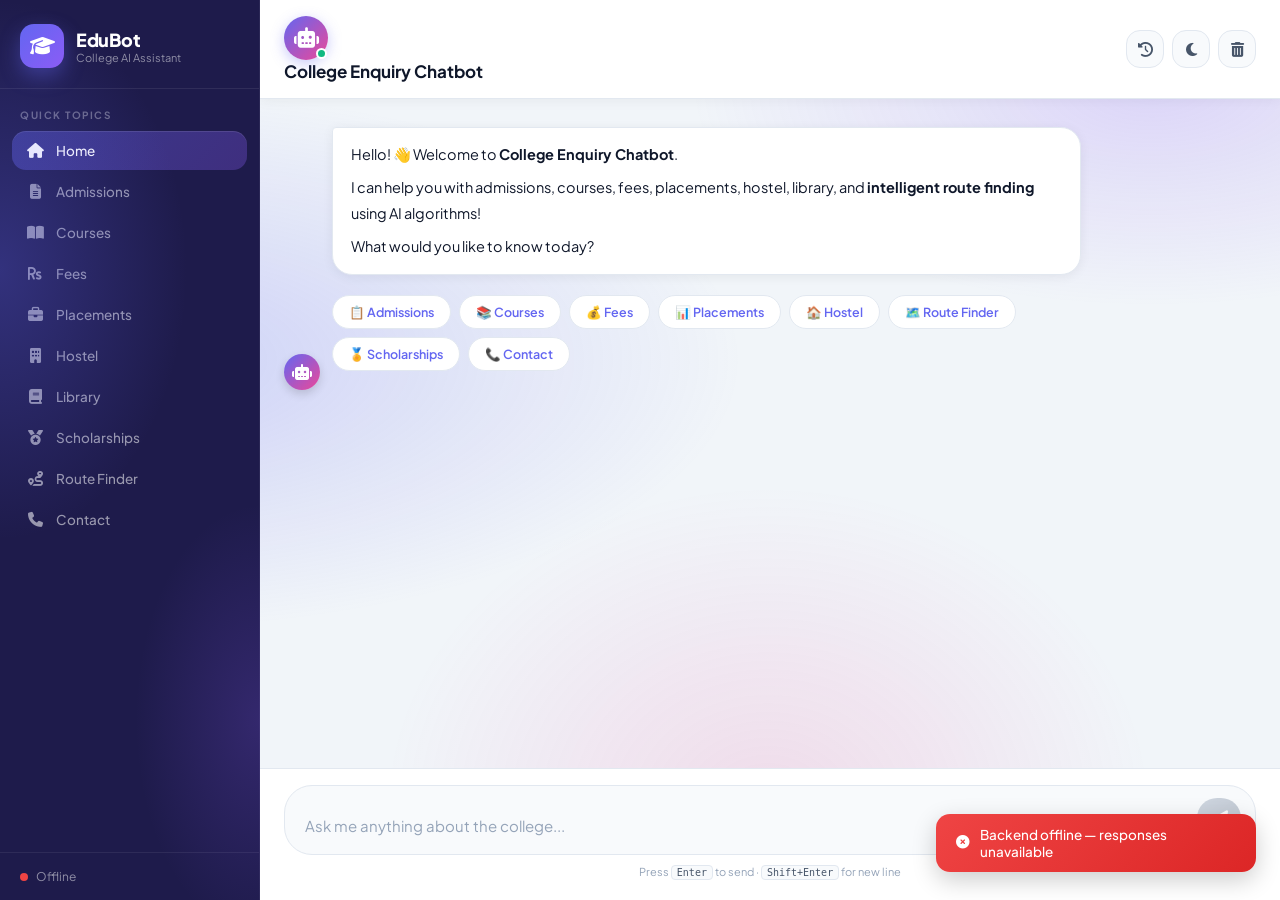
<file: frontend/index.html>
<!DOCTYPE html>
<html lang="en">
<head>
    <meta charset="UTF-8">
    <meta name="viewport" content="width=device-width, initial-scale=1.0, maximum-scale=1.0, user-scalable=0">
    <title>College Enquiry Chatbot – AI Assistant</title>
    <meta name="description" content="AI-powered college enquiry chatbot with intelligent route finder using A* and Best First Search algorithms.">
    <meta name="keywords" content="college chatbot, admission, courses, fees, placement, route finder, A*, AI">

    <!-- Fonts -->
    <link href="https://fonts.googleapis.com/css2?family=Inter:wght@300;400;500;600;700;800&family=Plus+Jakarta+Sans:wght@400;500;600;700;800&display=swap" rel="stylesheet">
    <!-- Icons -->
    <link rel="stylesheet" href="https://cdnjs.cloudflare.com/ajax/libs/font-awesome/6.5.0/css/all.min.css">
    <!-- Styles -->
    <link rel="stylesheet" href="css/style.css?v=2">
</head>
<body>

<div class="app-wrapper">

    <!-- ══ SIDEBAR ═══════════════════════════════════════════════════════════ -->
    <aside class="sidebar" id="sidebar">
        <div class="sidebar-header">
            <div class="logo">
                <div class="logo-icon"><i class="fas fa-graduation-cap"></i></div>
                <div class="logo-text">
                    <span class="logo-title">EduBot</span>
                    <span class="logo-sub">College AI Assistant</span>
                </div>
            </div>
            <button class="sidebar-close" id="sidebarClose"><i class="fas fa-times"></i></button>
        </div>

        <div class="sidebar-nav">
            <p class="nav-label">Quick Topics</p>
            <button class="nav-item active" data-query="Hello">
                <i class="fas fa-home"></i><span>Home</span>
            </button>
            <button class="nav-item" data-query="Tell me about the admission process">
                <i class="fas fa-file-alt"></i><span>Admissions</span>
            </button>
            <button class="nav-item" data-query="What courses do you offer?">
                <i class="fas fa-book-open"></i><span>Courses</span>
            </button>
            <button class="nav-item" data-query="What is the fee structure?">
                <i class="fas fa-rupee-sign"></i><span>Fees</span>
            </button>
            <button class="nav-item" data-query="Tell me about placements">
                <i class="fas fa-briefcase"></i><span>Placements</span>
            </button>
            <button class="nav-item" data-query="Tell me about hostel facilities">
                <i class="fas fa-building"></i><span>Hostel</span>
            </button>
            <button class="nav-item" data-query="Tell me about library">
                <i class="fas fa-book"></i><span>Library</span>
            </button>
            <button class="nav-item" data-query="Tell me about scholarships">
                <i class="fas fa-medal"></i><span>Scholarships</span>
            </button>
            <button class="nav-item" data-query="Find route from Home to Office">
                <i class="fas fa-route"></i><span>Route Finder</span>
            </button>
            <button class="nav-item" data-query="What is the contact information?">
                <i class="fas fa-phone"></i><span>Contact</span>
            </button>
        </div>

        <div class="sidebar-footer">
            <div class="status-indicator">
                <span class="status-dot"></span>
                <span id="statusText">Connected</span>
            </div>
        </div>
    </aside>

    <!-- ══ MAIN CHAT ══════════════════════════════════════════════════════════ -->
    <main class="chat-main">

        <!-- Header -->
        <header class="chat-header">
            <div class="header-left">
                <button class="hamburger" id="hamburgerBtn" aria-label="Open sidebar">
                    <i class="fas fa-bars"></i>
                </button>
                <div class="header-title">
                    <div class="bot-avatar-header">
                        <i class="fas fa-robot"></i>
                        <span class="online-dot"></span>
                    </div>
                    <div>
                        <h1>College Enquiry Chatbot</h1>
                    </div>
                </div>
            </div>
            <div class="header-actions">
                <button class="hdr-btn" id="historyBtn" title="Load history">
                    <i class="fas fa-history"></i>
                </button>
                <button class="hdr-btn" id="themeToggle" title="Toggle dark mode">
                    <i class="fas fa-moon"></i>
                </button>
                <button class="hdr-btn hdr-btn-danger" id="clearChat" title="Clear chat">
                    <i class="fas fa-trash-alt"></i>
                </button>
            </div>
        </header>

        <!-- Messages -->
        <section class="chat-messages" id="chatMessages" role="log" aria-live="polite">

            <!-- Welcome message -->
            <div class="message bot" id="welcomeMsg">
                <div class="avatar bot-av"><i class="fas fa-robot"></i></div>
                <div class="message-bubble bot-bubble">
                    <div class="bubble-content">
                        <p>Hello! 👋 Welcome to <strong>College Enquiry Chatbot</strong>.</p>
                        <p>I can help you with admissions, courses, fees, placements, hostel, library, and <strong>intelligent route finding</strong> using AI algorithms!</p>
                        <p>What would you like to know today?</p>
                    </div>
                    <div class="quick-chips" id="quickChips">
                        <button class="chip" data-query="Tell me about the admission process">📋 Admissions</button>
                        <button class="chip" data-query="What courses do you offer?">📚 Courses</button>
                        <button class="chip" data-query="What is the fee structure?">💰 Fees</button>
                        <button class="chip" data-query="Tell me about placements">📊 Placements</button>
                        <button class="chip" data-query="Tell me about hostel facilities">🏠 Hostel</button>
                        <button class="chip" data-query="Find route from Home to Office">🗺️ Route Finder</button>
                        <button class="chip" data-query="Tell me about scholarships">🏅 Scholarships</button>
                        <button class="chip" data-query="What is the contact information?">📞 Contact</button>
                    </div>
                    <div class="message-meta">
                        <span class="msg-time">Just now</span>
                    </div>
                </div>
            </div>

        </section>

        <!-- Typing Indicator (inside messages area, but controlled via JS) -->
        <div class="typing-wrapper" id="typingWrapper">
            <div class="avatar bot-av"><i class="fas fa-robot"></i></div>
            <div class="typing-bubble">
                <span></span><span></span><span></span>
            </div>
        </div>

        <!-- Input -->
        <footer class="chat-input-area">
            <div class="input-container">
                <textarea
                    id="userInput"
                    placeholder="Ask me anything about the college..."
                    rows="1"
                    aria-label="Type your message"
                    maxlength="500"
                ></textarea>
                <div class="input-actions">
                    <span class="char-count" id="charCount">0/500</span>
                    <button id="sendBtn" disabled aria-label="Send message" title="Send">
                        <i class="fas fa-paper-plane"></i>
                    </button>
                </div>
            </div>
            <p class="input-hint">Press <kbd>Enter</kbd> to send · <kbd>Shift+Enter</kbd> for new line</p>
        </footer>

    </main>

</div>

<!-- Toast notifications -->
<div class="toast-container" id="toastContainer"></div>

<!-- Scripts -->
<script src="js/script.js?v=2"></script>
</body>
</html>
</file>
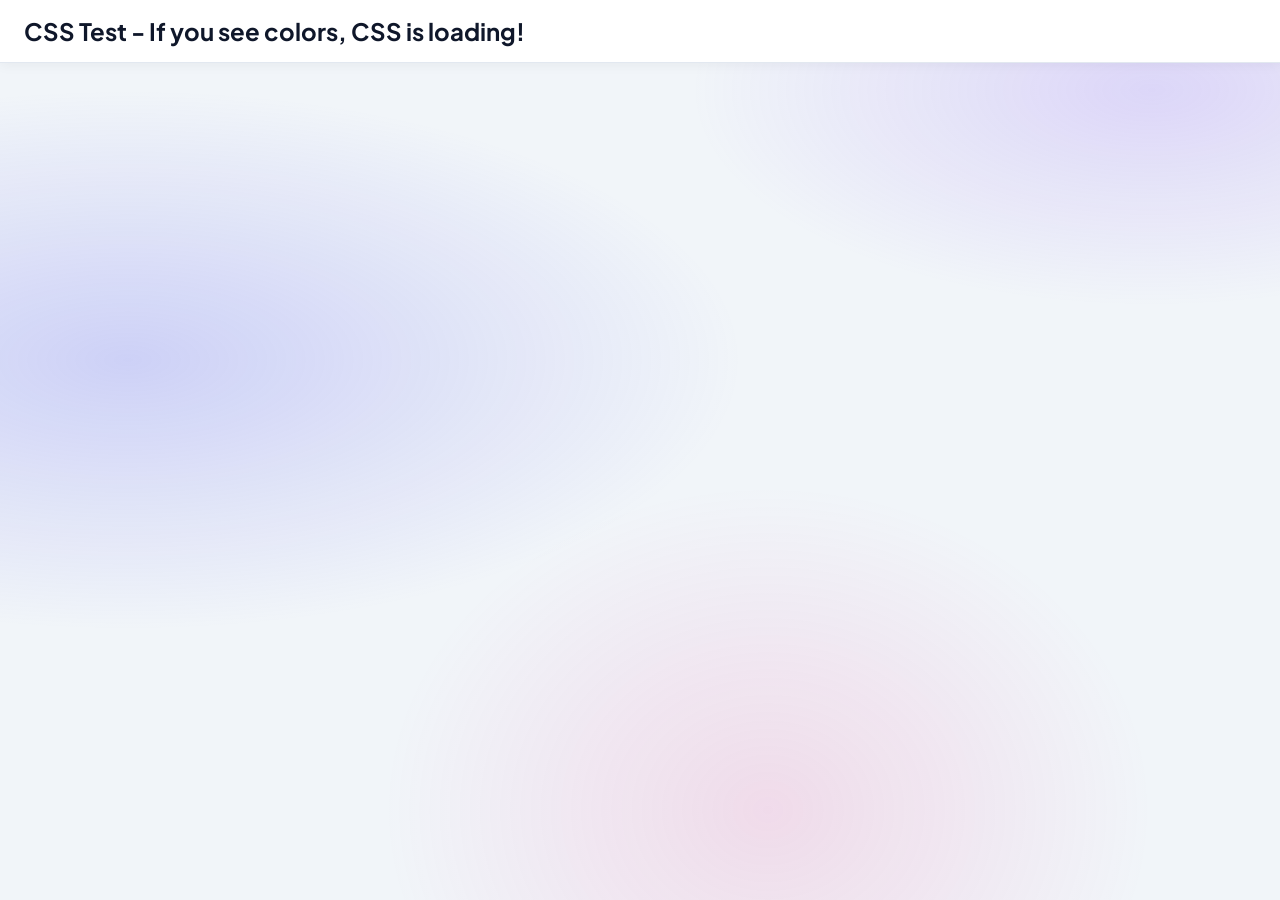
<file: frontend/test.html>
<!DOCTYPE html>
<html>
<head>
    <title>CSS Test</title>
    <link rel="stylesheet" href="css/style.css">
</head>
<body>
    <div class="container">
        <div class="chat-container">
            <div class="chat-header">
                <h2>CSS Test - If you see colors, CSS is loading!</h2>
            </div>
        </div>
    </div>
</body>
</html>
</file>
<file: frontend/css/style.css>
/* ═══════════════════════════════════════════════════════════════════════════
   College Enquiry Chatbot — style.css
   Premium glassmorphism UI with dark mode, animated background, sidebar
   ═══════════════════════════════════════════════════════════════════════════ */

@import url('https://fonts.googleapis.com/css2?family=Inter:wght@300;400;500;600;700;800&family=Plus+Jakarta+Sans:wght@400;500;600;700;800&display=swap');

/* ── Reset ────────────────────────────────────────────────────────────────── */
*, *::before, *::after { margin: 0; padding: 0; box-sizing: border-box; }

/* ── Design Tokens ───────────────────────────────────────────────────────── */
:root {
  /* Brand colours */
  --primary:        #6366f1;
  --primary-dark:   #4f46e5;
  --primary-light:  #818cf8;
  --secondary:      #8b5cf6;
  --accent:         #ec4899;
  --success:        #10b981;
  --warning:        #f59e0b;
  --danger:         #ef4444;

  /* Light surface */
  --bg:             #f1f5f9;
  --surface:        #ffffff;
  --surface-2:      #f8fafc;
  --border:         #e2e8f0;
  --text-1:         #0f172a;
  --text-2:         #475569;
  --text-3:         #94a3b8;
  --shadow:         0 20px 60px -15px rgba(0,0,0,.18);

  /* Sidebar */
  --sidebar-w:      260px;
  --sidebar-bg:     #1e1b4b;

  /* Chat bubbles */
  --bot-bubble:     #ffffff;
  --user-bubble:    linear-gradient(135deg,#6366f1,#8b5cf6);
  --bot-avatar:     linear-gradient(135deg,#6366f1,#ec4899);
  --user-avatar:    linear-gradient(135deg,#ec4899,#f97316);

  /* Misc */
  --radius-sm:  8px;
  --radius-md:  14px;
  --radius-lg:  20px;
  --radius-xl:  28px;
  --radius-full: 9999px;
  --transition: .25s cubic-bezier(.4,0,.2,1);
  --transition-spring: .4s cubic-bezier(.68,-.55,.265,1.55);
}

/* ── Dark mode tokens ────────────────────────────────────────────────────── */
body.dark {
  --bg:           #0b0f1a;
  --surface:      #141827;
  --surface-2:    #1a2033;
  --border:       #2d3748;
  --text-1:       #f1f5f9;
  --text-2:       #94a3b8;
  --text-3:       #64748b;
  --shadow:       0 20px 60px -15px rgba(0,0,0,.5);
  --bot-bubble:   #1a2033;
}

/* ── Base ────────────────────────────────────────────────────────────────── */
html { scroll-behavior: smooth; }

body {
  font-family: 'Plus Jakarta Sans', 'Inter', system-ui, sans-serif;
  background: var(--bg);
  color: var(--text-1);
  min-height: 100vh;
  overflow: hidden;
  transition: background var(--transition), color var(--transition);
}

/* Animated mesh background */
body::before {
  content: '';
  position: fixed;
  inset: 0;
  background:
    radial-gradient(ellipse 80% 50% at 10% 40%, rgba(99,102,241,.25) 0%, transparent 60%),
    radial-gradient(ellipse 60% 40% at 90% 10%, rgba(139,92,246,.2) 0%, transparent 60%),
    radial-gradient(ellipse 50% 60% at 60% 90%, rgba(236,72,153,.15) 0%, transparent 60%);
  animation: meshShift 20s ease-in-out infinite alternate;
  pointer-events: none;
  z-index: 0;
}

@keyframes meshShift {
  0%   { opacity: .6; transform: scale(1); }
  50%  { opacity: 1;  transform: scale(1.05); }
  100% { opacity: .8; transform: scale(1); }
}

/* ── Layout ──────────────────────────────────────────────────────────────── */
.app-wrapper {
  display: flex;
  height: 100vh;
  position: relative;
  z-index: 1;
}

/* ══════════════════════════════════════════════════════════════════════════
   SIDEBAR
   ══════════════════════════════════════════════════════════════════════════ */
.sidebar {
  width: var(--sidebar-w);
  background: var(--sidebar-bg);
  display: flex;
  flex-direction: column;
  flex-shrink: 0;
  transition: transform var(--transition);
  z-index: 100;
  overflow: hidden;
  border-right: 1px solid rgba(255,255,255,.06);
}

/* Background shimmer for sidebar */
.sidebar::before {
  content: '';
  position: absolute;
  top: 0; left: 0;
  width: var(--sidebar-w);
  height: 100%;
  background:
    radial-gradient(ellipse 120% 50% at 0% 30%, rgba(99,102,241,.3) 0%, transparent 60%),
    radial-gradient(ellipse 80% 40% at 100% 80%, rgba(139,92,246,.2) 0%, transparent 60%);
  pointer-events: none;
}

/* Sidebar header */
.sidebar-header {
  padding: 24px 20px 20px;
  display: flex;
  align-items: center;
  justify-content: space-between;
  border-bottom: 1px solid rgba(255,255,255,.08);
  position: relative;
}

.logo { display: flex; align-items: center; gap: 12px; }

.logo-icon {
  width: 44px; height: 44px;
  border-radius: var(--radius-md);
  background: linear-gradient(135deg, var(--primary), var(--secondary));
  display: flex; align-items: center; justify-content: center;
  color: #fff;
  font-size: 20px;
  box-shadow: 0 8px 20px rgba(99,102,241,.4);
  animation: float 4s ease-in-out infinite;
}

@keyframes float {
  0%,100% { transform: translateY(0);   }
  50%      { transform: translateY(-4px); }
}

.logo-title {
  display: block;
  font-size: 18px;
  font-weight: 800;
  color: #fff;
  letter-spacing: -.3px;
}

.logo-sub {
  display: block;
  font-size: 11px;
  color: rgba(255,255,255,.5);
  font-weight: 400;
}

.sidebar-close {
  background: rgba(255,255,255,.08);
  border: none;
  color: rgba(255,255,255,.6);
  width: 32px; height: 32px;
  border-radius: var(--radius-full);
  cursor: pointer;
  display: none;
  align-items: center; justify-content: center;
  font-size: 14px;
  transition: background var(--transition);
}
.sidebar-close:hover { background: rgba(255,255,255,.14); color: #fff; }

/* Sidebar nav */
.sidebar-nav {
  flex: 1;
  padding: 20px 12px;
  overflow-y: auto;
  scrollbar-width: thin;
  scrollbar-color: rgba(255,255,255,.1) transparent;
}

.nav-label {
  font-size: 10px;
  font-weight: 700;
  color: rgba(255,255,255,.35);
  letter-spacing: 1.5px;
  text-transform: uppercase;
  padding: 0 8px 10px;
}

.nav-item {
  display: flex;
  align-items: center;
  gap: 12px;
  width: 100%;
  padding: 11px 14px;
  border: none;
  border-radius: var(--radius-md);
  background: transparent;
  color: rgba(255,255,255,.55);
  font-family: inherit;
  font-size: 13.5px;
  font-weight: 500;
  cursor: pointer;
  text-align: left;
  transition: all var(--transition);
  margin-bottom: 2px;
}

.nav-item i { font-size: 15px; width: 18px; text-align: center; flex-shrink: 0; }

.nav-item:hover {
  background: rgba(255,255,255,.08);
  color: #fff;
  transform: translateX(4px);
}

.nav-item.active {
  background: linear-gradient(135deg, rgba(99,102,241,.4), rgba(139,92,246,.3));
  color: #fff;
  box-shadow: inset 0 1px 0 rgba(255,255,255,.1);
}

/* Sidebar footer */
.sidebar-footer {
  padding: 16px 20px;
  border-top: 1px solid rgba(255,255,255,.07);
  display: flex;
  flex-direction: column;
  gap: 10px;
}

.status-indicator {
  display: flex;
  align-items: center;
  gap: 8px;
  font-size: 12px;
  color: rgba(255,255,255,.5);
}

.status-dot {
  width: 8px; height: 8px;
  border-radius: 50%;
  background: var(--success);
  box-shadow: 0 0 0 0 rgba(16,185,129,.5);
  animation: pulse 2s ease infinite;
}

@keyframes pulse {
  0%   { box-shadow: 0 0 0 0 rgba(16,185,129,.5); }
  70%  { box-shadow: 0 0 0 6px rgba(16,185,129,0); }
  100% { box-shadow: 0 0 0 0 rgba(16,185,129,0); }
}

.algo-badge {
  display: inline-flex;
  align-items: center;
  gap: 6px;
  padding: 6px 12px;
  border-radius: var(--radius-full);
  background: linear-gradient(135deg, rgba(99,102,241,.3), rgba(139,92,246,.2));
  border: 1px solid rgba(99,102,241,.3);
  color: rgba(255,255,255,.7);
  font-size: 11px;
  font-weight: 600;
  width: fit-content;
}

/* ══════════════════════════════════════════════════════════════════════════
   MAIN CHAT
   ══════════════════════════════════════════════════════════════════════════ */
.chat-main {
  flex: 1;
  display: flex;
  flex-direction: column;
  min-width: 0;
  overflow: hidden;
  position: relative;
}

/* ── Header ─────────────────────────────────────────────────────────────── */
.chat-header {
  display: flex;
  align-items: center;
  justify-content: space-between;
  padding: 16px 24px;
  background: var(--surface);
  border-bottom: 1px solid var(--border);
  backdrop-filter: blur(20px);
  z-index: 10;
  gap: 12px;
  box-shadow: 0 2px 12px rgba(0,0,0,.05);
  transition: background var(--transition), border-color var(--transition);
}

.header-left { display: flex; align-items: center; gap: 14px; flex: 1; min-width: 0; }

.hamburger {
  background: var(--surface-2);
  border: 1px solid var(--border);
  color: var(--text-2);
  width: 38px; height: 38px;
  border-radius: var(--radius-md);
  cursor: pointer;
  display: none;
  align-items: center; justify-content: center;
  font-size: 16px;
  transition: all var(--transition);
  flex-shrink: 0;
}
.hamburger:hover { background: var(--primary); color: #fff; border-color: var(--primary); }

.bot-avatar-header {
  width: 44px; height: 44px;
  border-radius: var(--radius-full);
  background: var(--bot-avatar);
  display: flex; align-items: center; justify-content: center;
  color: #fff;
  font-size: 20px;
  position: relative;
  flex-shrink: 0;
  box-shadow: 0 4px 14px rgba(99,102,241,.35);
}

.online-dot {
  position: absolute;
  bottom: 1px; right: 1px;
  width: 11px; height: 11px;
  border-radius: 50%;
  background: var(--success);
  border: 2px solid var(--surface);
  animation: pulse 2s ease infinite;
}

.header-title h1 {
  font-size: 17px;
  font-weight: 700;
  color: var(--text-1);
  white-space: nowrap;
  overflow: hidden;
  text-overflow: ellipsis;
}

.header-sub {
  font-size: 11.5px;
  color: var(--text-3);
  font-weight: 400;
  margin-top: 1px;
}

.header-actions { display: flex; gap: 8px; flex-shrink: 0; }

.hdr-btn {
  width: 38px; height: 38px;
  border-radius: var(--radius-md);
  border: 1px solid var(--border);
  background: var(--surface-2);
  color: var(--text-2);
  cursor: pointer;
  display: flex; align-items: center; justify-content: center;
  font-size: 15px;
  transition: all var(--transition);
}
.hdr-btn:hover { background: var(--primary); color: #fff; border-color: var(--primary); transform: scale(1.08); }
.hdr-btn-danger:hover { background: var(--danger); border-color: var(--danger); }

/* ── Messages ────────────────────────────────────────────────────────────── */
.chat-messages {
  flex: 1;
  overflow-y: auto;
  padding: 28px 24px;
  display: flex;
  flex-direction: column;
  gap: 18px;
  scroll-behavior: smooth;
}

/* scrollbar */
.chat-messages::-webkit-scrollbar { width: 5px; }
.chat-messages::-webkit-scrollbar-track { background: transparent; }
.chat-messages::-webkit-scrollbar-thumb {
  background: linear-gradient(var(--primary), var(--secondary));
  border-radius: var(--radius-full);
}

/* Individual message row */
.message {
  display: flex;
  align-items: flex-end;
  gap: 12px;
  max-width: 82%;
  animation: slideIn .35s var(--transition-spring) both;
}

@keyframes slideIn {
  from { opacity: 0; transform: translateY(22px) scale(.94); }
  to   { opacity: 1; transform: translateY(0) scale(1); }
}

.message.user { flex-direction: row-reverse; align-self: flex-end; }
.message.bot  { align-self: flex-start; }

/* Avatar */
.avatar {
  width: 36px; height: 36px;
  border-radius: var(--radius-full);
  display: flex; align-items: center; justify-content: center;
  color: #fff;
  font-size: 16px;
  flex-shrink: 0;
  box-shadow: 0 4px 10px rgba(0,0,0,.15);
  transition: transform var(--transition-spring);
}
.avatar:hover { transform: scale(1.15) rotate(8deg); }

.bot-av  { background: var(--bot-avatar); }
.user-av { background: var(--user-avatar); }

/* Bubble */
.message-bubble {
  display: flex;
  flex-direction: column;
  gap: 6px;
}

.bot-bubble  .bubble-content { border-radius: 4px var(--radius-lg) var(--radius-lg) var(--radius-lg); }
.user-bubble .bubble-content { border-radius: var(--radius-lg) 4px var(--radius-lg) var(--radius-lg); }

.bubble-content {
  background: var(--bot-bubble);
  padding: 14px 18px;
  border: 1px solid var(--border);
  box-shadow: 0 2px 12px rgba(0,0,0,.06);
  line-height: 1.75;
  font-size: 14.5px;
  color: var(--text-1);
  transition: background var(--transition), border-color var(--transition), transform .15s;
  word-break: break-word;
}

.bubble-content:hover {
  transform: translateY(-2px);
  box-shadow: 0 6px 20px rgba(0,0,0,.1);
}

/* User bubble overrides */
.user-bubble .bubble-content {
  background: var(--user-bubble);
  color: #fff;
  border-color: transparent;
  box-shadow: 0 4px 18px rgba(99,102,241,.35);
}

.bubble-content p { margin-bottom: 8px; }
.bubble-content p:last-child { margin-bottom: 0; }

/* Formatted text inside bubbles */
.bubble-content strong { font-weight: 700; }
.bubble-content em     { font-style: italic; }

.bubble-content br + br { display: block; content: ''; margin-top: 4px; }

/* Message time + meta */
.message-meta {
  display: flex;
  align-items: center;
  gap: 8px;
  padding: 0 4px;
}

.message.user .message-meta { justify-content: flex-end; }

.msg-time {
  font-size: 10.5px;
  color: var(--text-3);
  font-weight: 500;
  opacity: 0;
  transition: opacity var(--transition);
}
.message:hover .msg-time { opacity: 1; }

/* Intent badge */
.intent-badge {
  font-size: 9px;
  font-weight: 700;
  padding: 2px 8px;
  border-radius: var(--radius-full);
  background: linear-gradient(135deg, var(--primary), var(--secondary));
  color: #fff;
  text-transform: uppercase;
  letter-spacing: .8px;
  opacity: 0;
  transition: opacity var(--transition);
}
.message:hover .intent-badge { opacity: 1; }

/* ── Quick Chips ──────────────────────────────────────────────────────────── */
.quick-chips {
  display: flex;
  flex-wrap: wrap;
  gap: 8px;
  margin-top: 14px;
}

.chip {
  padding: 8px 16px;
  border: 1.5px solid var(--border);
  border-radius: var(--radius-full);
  background: var(--surface);
  color: var(--primary);
  font-family: inherit;
  font-size: 12.5px;
  font-weight: 600;
  cursor: pointer;
  transition: all var(--transition-spring);
  position: relative;
  overflow: hidden;
  white-space: nowrap;
}

.chip::before {
  content: '';
  position: absolute; inset: 0;
  background: linear-gradient(135deg, var(--primary), var(--secondary));
  opacity: 0;
  transition: opacity var(--transition);
}

.chip span { position: relative; z-index: 1; }

.chip:hover {
  color: #fff;
  border-color: var(--primary);
  transform: translateY(-3px) scale(1.04);
  box-shadow: 0 8px 20px rgba(99,102,241,.3);
}
.chip:hover::before { opacity: 1; }
.chip:active { transform: translateY(-1px) scale(1.01); }

/* Dark mode chip */
body.dark .chip { background: var(--surface-2); }

/* ── Typing Indicator ────────────────────────────────────────────────────── */
.typing-wrapper {
  display: none;
  align-items: flex-end;
  gap: 12px;
  padding: 0 24px 12px;
  animation: slideIn .3s ease both;
}

.typing-wrapper.visible { display: flex; }

.typing-bubble {
  background: var(--bot-bubble);
  border: 1px solid var(--border);
  border-radius: 4px var(--radius-lg) var(--radius-lg) var(--radius-lg);
  padding: 14px 20px;
  display: flex;
  align-items: center;
  gap: 6px;
  box-shadow: 0 2px 12px rgba(0,0,0,.06);
}

.typing-bubble span {
  width: 9px; height: 9px;
  border-radius: 50%;
  background: linear-gradient(135deg, var(--primary), var(--secondary));
  animation: typingBounce 1.4s ease-in-out infinite;
}
.typing-bubble span:nth-child(2) { animation-delay: .18s; }
.typing-bubble span:nth-child(3) { animation-delay: .36s; }

@keyframes typingBounce {
  0%, 60%, 100% { transform: translateY(0); }
  30%           { transform: translateY(-10px); }
}

/* ── Input Area ──────────────────────────────────────────────────────────── */
.chat-input-area {
  padding: 16px 24px 20px;
  background: var(--surface);
  border-top: 1px solid var(--border);
  transition: background var(--transition), border-color var(--transition);
}

.input-container {
  display: flex;
  align-items: flex-end;
  gap: 10px;
  background: var(--surface-2);
  border: 1.5px solid var(--border);
  border-radius: var(--radius-xl);
  padding: 12px 14px 12px 20px;
  transition: border-color var(--transition), box-shadow var(--transition);
}

.input-container:focus-within {
  border-color: var(--primary);
  box-shadow: 0 0 0 4px rgba(99,102,241,.12);
}

.input-container textarea {
  flex: 1;
  border: none;
  background: transparent;
  outline: none;
  resize: none;
  font-family: inherit;
  font-size: 15px;
  color: var(--text-1);
  line-height: 1.6;
  max-height: 120px;
  padding: 4px 0;
  scrollbar-width: thin;
}

.input-container textarea::placeholder { color: var(--text-3); }

.input-actions {
  display: flex;
  align-items: center;
  gap: 8px;
  flex-shrink: 0;
}

.char-count {
  font-size: 10.5px;
  color: var(--text-3);
  font-weight: 500;
  min-width: 36px;
  text-align: right;
}

#sendBtn {
  width: 44px; height: 44px;
  border-radius: var(--radius-lg);
  border: none;
  background: linear-gradient(135deg, var(--primary), var(--secondary));
  color: #fff;
  font-size: 18px;
  cursor: pointer;
  display: flex; align-items: center; justify-content: center;
  transition: all var(--transition);
  box-shadow: 0 4px 14px rgba(99,102,241,.4);
  position: relative;
  overflow: hidden;
}

#sendBtn::after {
  content: '';
  position: absolute; inset: 0;
  background: rgba(255,255,255,0);
  transition: background var(--transition);
}

#sendBtn:hover:not(:disabled) {
  transform: scale(1.1) rotate(8deg);
  box-shadow: 0 8px 24px rgba(99,102,241,.5);
}
#sendBtn:hover:not(:disabled)::after { background: rgba(255,255,255,.15); }
#sendBtn:active:not(:disabled)       { transform: scale(.96) rotate(4deg); }

#sendBtn:disabled {
  opacity: .4;
  cursor: not-allowed;
  background: linear-gradient(135deg, #94a3b8, #64748b);
  box-shadow: none;
}

.input-hint {
  font-size: 11px;
  color: var(--text-3);
  text-align: center;
  margin-top: 10px;
}

kbd {
  display: inline-block;
  padding: 1px 5px;
  border: 1px solid var(--border);
  border-radius: 4px;
  font-size: 10px;
  font-family: monospace;
  background: var(--surface-2);
  color: var(--text-2);
}

/* ── Toast Notifications ─────────────────────────────────────────────────── */
.toast-container {
  position: fixed;
  bottom: 28px;
  right: 24px;
  display: flex;
  flex-direction: column;
  gap: 10px;
  z-index: 9999;
}

.toast {
  padding: 12px 20px;
  border-radius: var(--radius-md);
  color: #fff;
  font-size: 13.5px;
  font-weight: 500;
  box-shadow: 0 8px 24px rgba(0,0,0,.2);
  animation: toastIn .3s var(--transition-spring) both;
  max-width: 320px;
  display: flex;
  align-items: center;
  gap: 10px;
}
.toast.success { background: linear-gradient(135deg, var(--success), #059669); }
.toast.error   { background: linear-gradient(135deg, var(--danger), #dc2626);  }
.toast.info    { background: linear-gradient(135deg, var(--primary), var(--secondary)); }

@keyframes toastIn {
  from { opacity: 0; transform: translateX(60px) scale(.9); }
  to   { opacity: 1; transform: translateX(0) scale(1); }
}

/* ── Response formatting helpers ─────────────────────────────────────────── */
.bubble-content .resp-section {
  margin-bottom: 10px;
}

.bubble-content .resp-heading {
  font-weight: 700;
  font-size: 14px;
  color: var(--primary);
  margin-bottom: 4px;
  display: block;
}

body.dark .bubble-content .resp-heading { color: var(--primary-light); }

.user-bubble .bubble-content .resp-heading { color: rgba(255,255,255,.9); }

/* ── Error state bubble ───────────────────────────────────────────────────── */
.bubble-content.error-bubble {
  background: linear-gradient(135deg, rgba(239,68,68,.1), rgba(220,38,38,.05));
  border-color: rgba(239,68,68,.3);
  color: var(--danger);
}

/* ══════════════════════════════════════════════════════════════════════════
   DARK MODE overrides
   ══════════════════════════════════════════════════════════════════════════ */
body.dark .chat-header,
body.dark .chat-input-area {
  background: var(--surface);
  border-color: var(--border);
}

body.dark .bubble-content { border-color: var(--border); }

body.dark .input-container { background: var(--surface-2); border-color: var(--border); }
body.dark .input-container textarea { color: var(--text-1); }

body.dark .typing-bubble { background: var(--surface-2); border-color: var(--border); }

body.dark .hdr-btn { background: var(--surface-2); border-color: var(--border); color: var(--text-2); }

/* ══════════════════════════════════════════════════════════════════════════
   RESPONSIVE
   ══════════════════════════════════════════════════════════════════════════ */
@media (max-width: 768px) {
  .sidebar {
    position: fixed;
    top: 0; left: 0; bottom: 0;
    transform: translateX(-100%);
    box-shadow: 4px 0 30px rgba(0,0,0,.3);
  }
  .sidebar.open { transform: translateX(0); }

  .sidebar-close { display: flex; }

  .hamburger { display: flex; }

  .chat-messages { padding: 18px 14px; }

  .message { max-width: 92%; }

  .chat-input-area { padding: 12px 14px 16px; }

  .header-title h1 { font-size: 15px; }
  .header-sub      { display: none; }

  .quick-chips { gap: 6px; }
  .chip        { font-size: 11.5px; padding: 7px 13px; }

  .typing-wrapper { padding: 0 14px 10px; }
}

@media (max-width: 480px) {
  .chat-messages { padding: 14px 10px; gap: 14px; }
  .message       { max-width: 96%; }
  .bubble-content { font-size: 13.5px; padding: 12px 14px; }
  .input-container { padding: 10px 12px 10px 16px; }
  #sendBtn { width: 40px; height: 40px; font-size: 16px; }
}

/* ── Overlay for mobile sidebar ──────────────────────────────────────────── */
.sidebar-overlay {
  display: none;
  position: fixed;
  inset: 0;
  background: rgba(0,0,0,.5);
  z-index: 99;
  backdrop-filter: blur(2px);
}
.sidebar-overlay.visible { display: block; }
</file>
